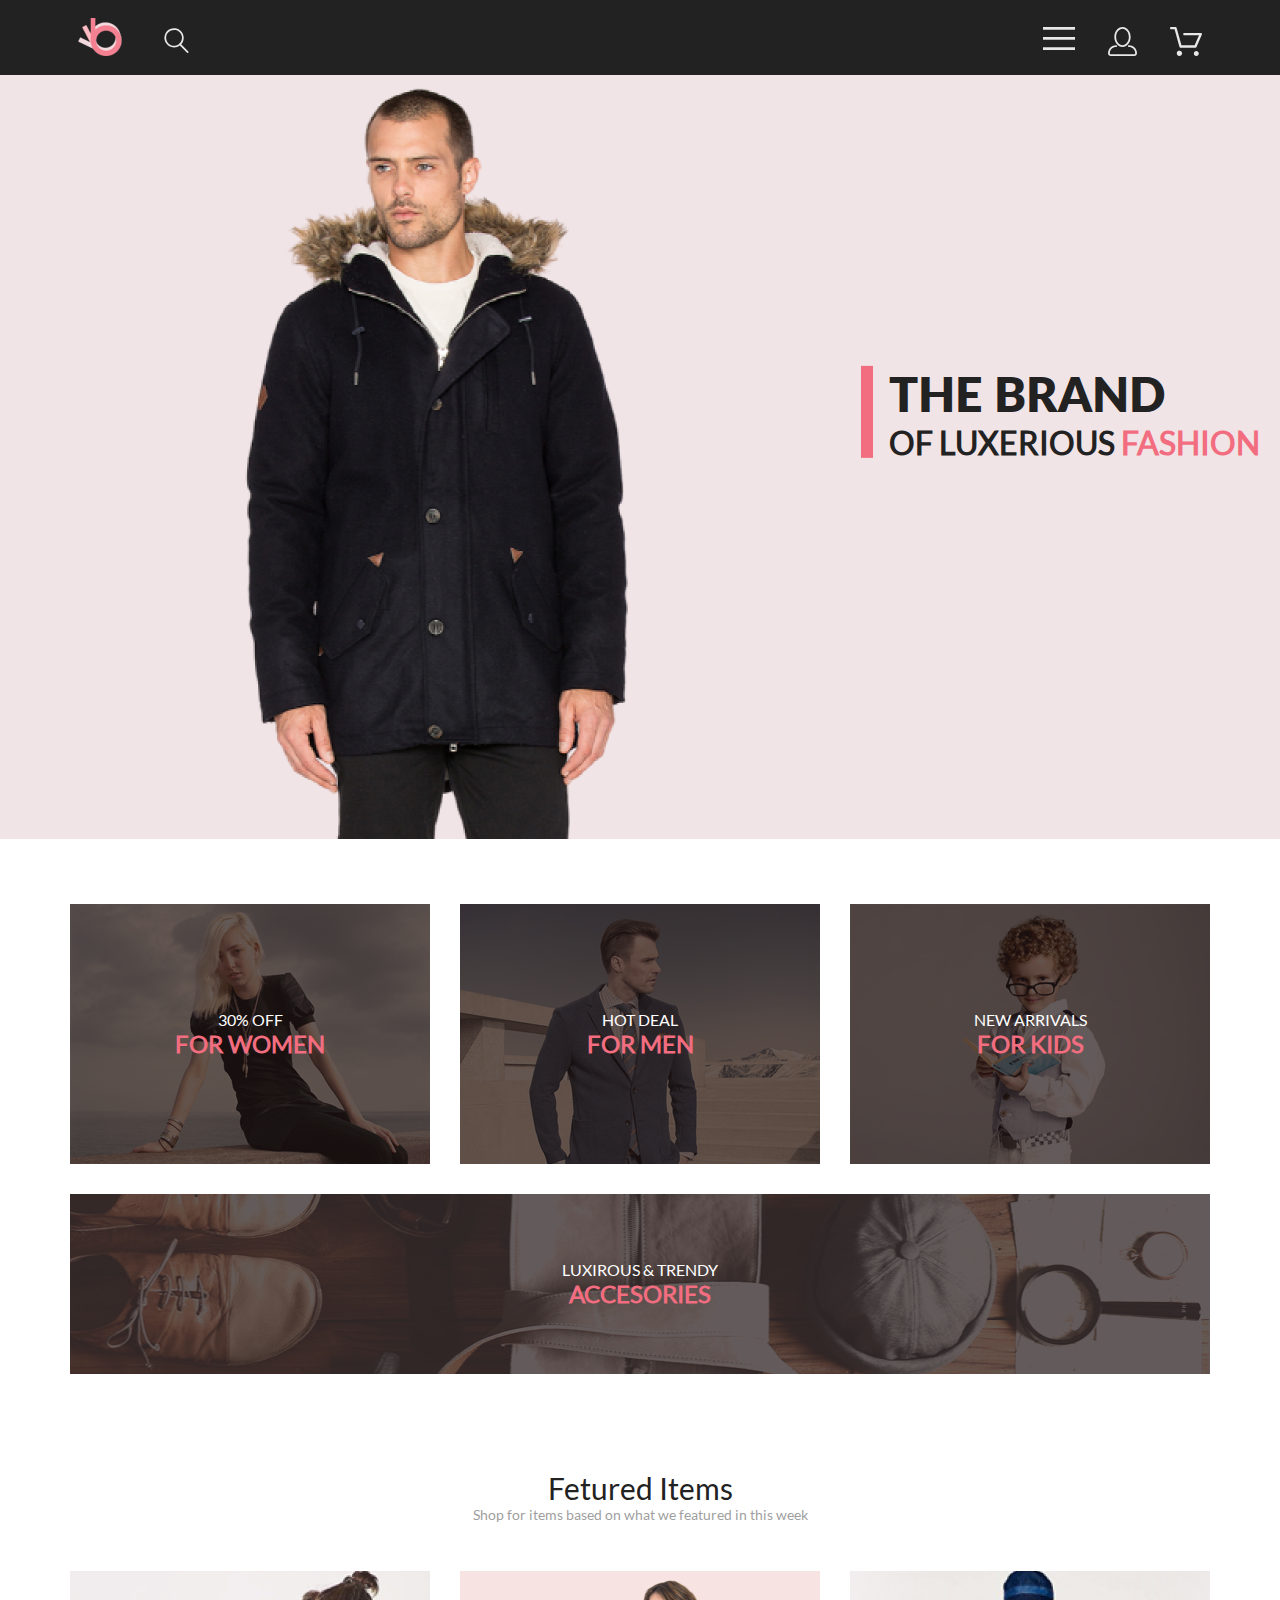
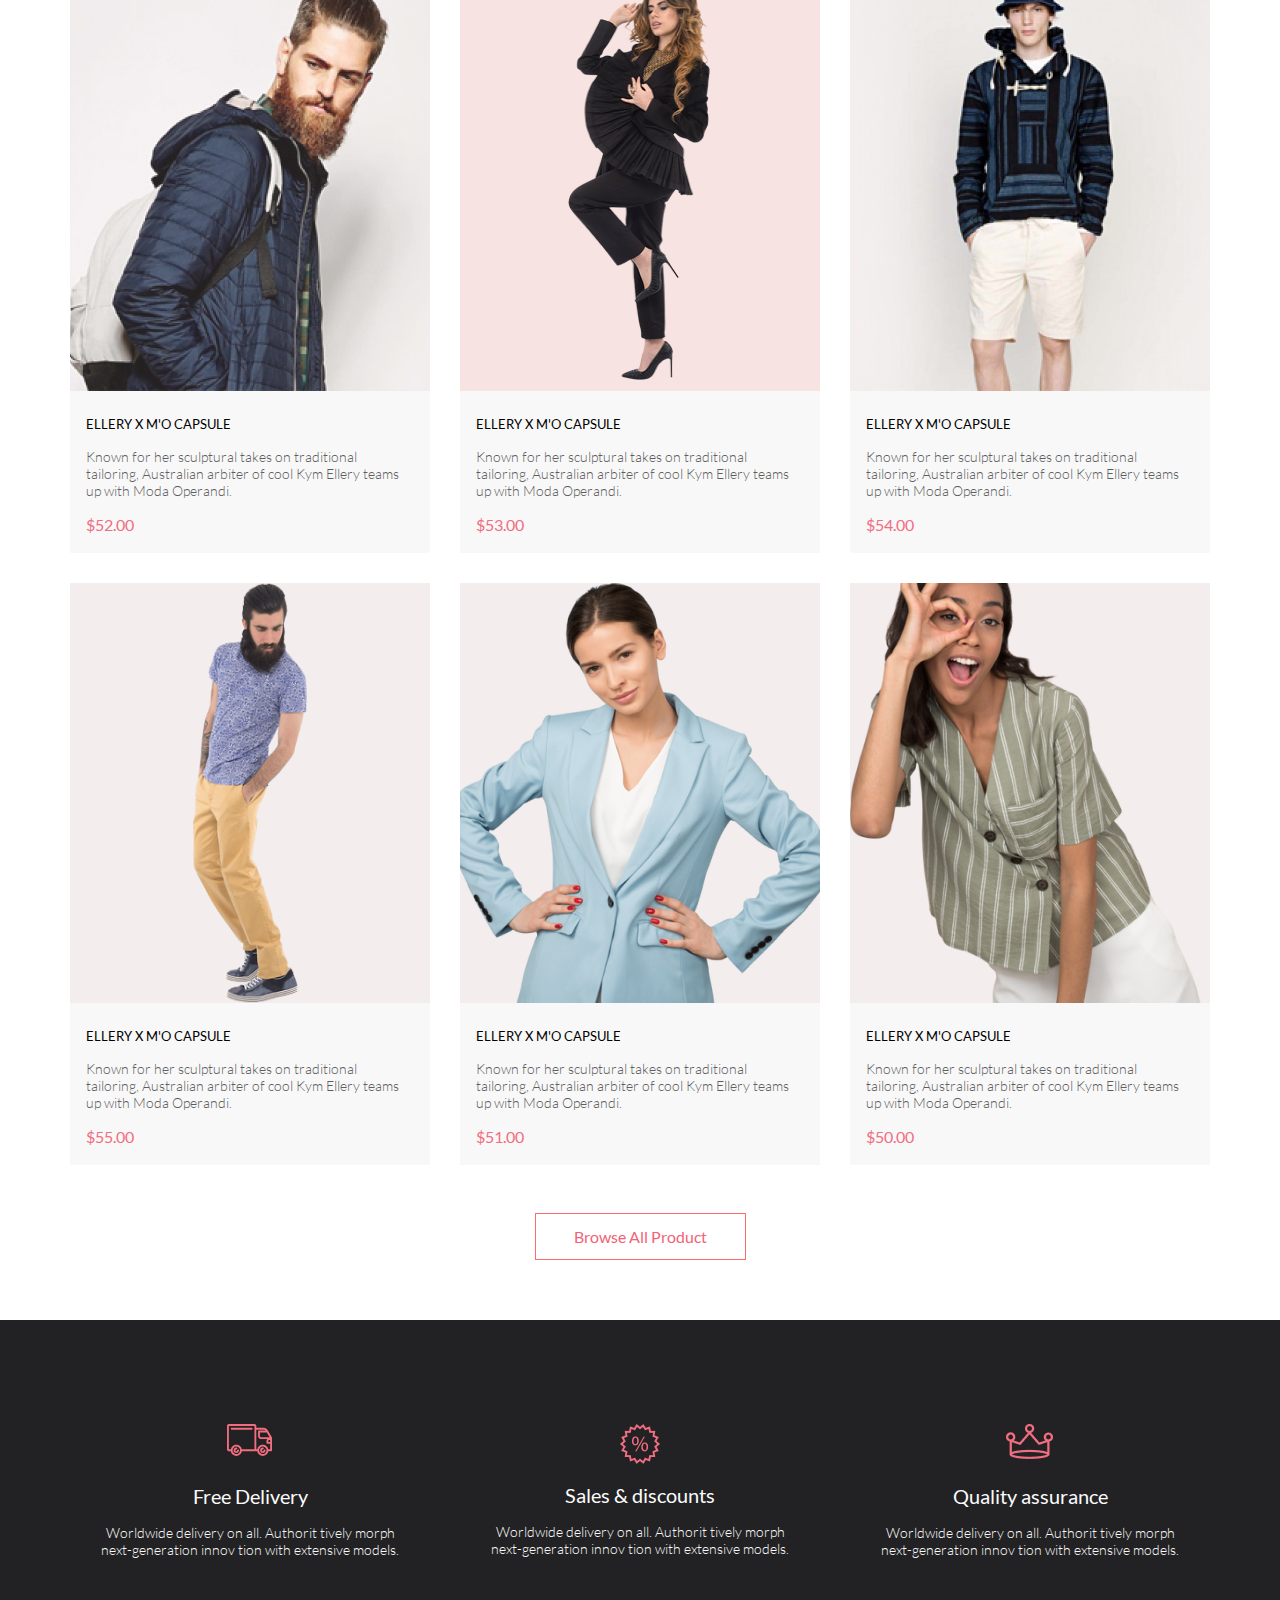
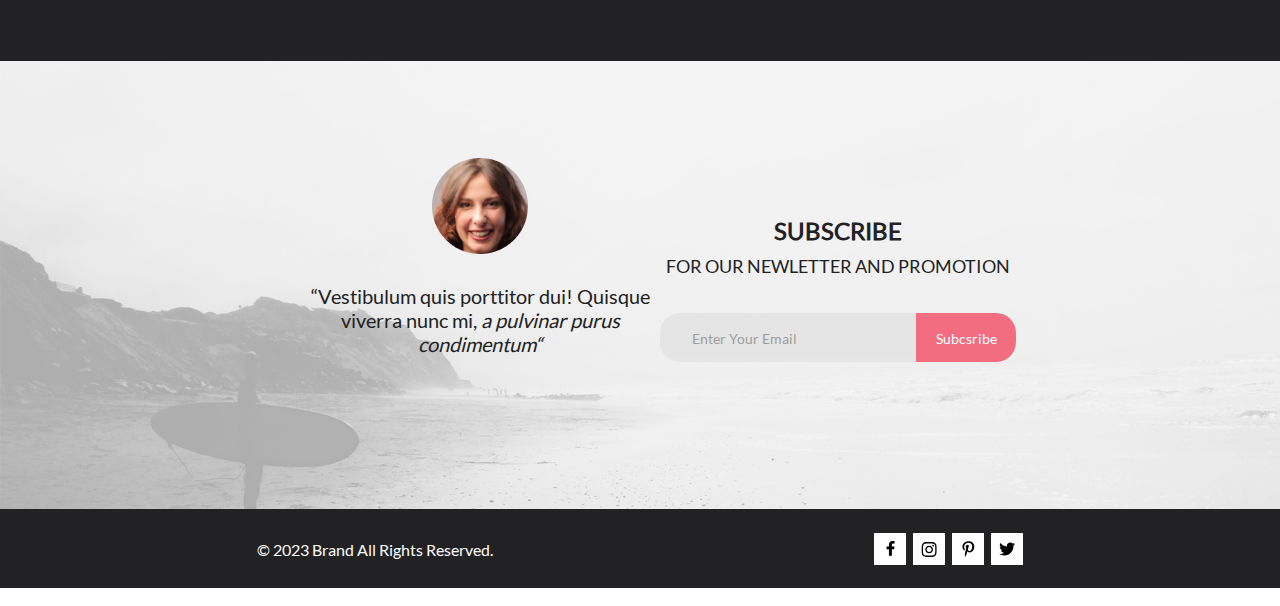
<file: index.html>
<!DOCTYPE html>
<html lang="en">

<head>
    <meta charset="UTF-8">
    <meta http-equiv="X-UA-Compatible" content="IE=edge">
    <meta name="viewport" content="width=device-width, initial-scale=1.0">
    <link rel="stylesheet" href="style/style.css">
    <title>Shop</title>
</head>

<body>

    <header>
        <div class="menu">
            <div class="container2">
                <nav class="menu_content">
                    <div class="logo">
                        <a href="#"><img class="logo_img" src="img/logo1.svg" alt="logo"></a>
                        <div class="search">
                            <img onclick="searchFunction()" class="logo_search" src="img/logo_search.svg"
                                alt="logo_search">
                            <input id="search" class="search_input" type="search" placeholder="Type for Search">
                        </div>
                    </div>
                    <div class="buttons">
                        <div class="button_menu">
                            <img onclick="myFunction()" class="dropbtn" src="img/button_menu.svg" alt="button_menu">
                            <div class="menu_dropdown" id="myDropdown">
                                <h2 class="h2_menu_dropdown" style="color: black;font-weight: 700; margin-top: 0;">MENU
                                </h2>
                                <h2 class="h2_menu_dropdown">MAN</h2>
                                <div class="menu_dropdown_items">
                                    <h3 class="h3_menu_dropdown">Accessories</h3>
                                    <h3 class="h3_menu_dropdown">Bags</h3>
                                    <h3 class="h3_menu_dropdown">Denim</h3>
                                    <h3 class="h3_menu_dropdown">T-Shirts</h3>
                                </div>
                                <h2 class="h2_menu_dropdown">WOMAN</h2>
                                <div class="menu_dropdown_items">
                                    <h3 class="h3_menu_dropdown">Accessories</h3>
                                    <h3 class="h3_menu_dropdown">Jackets & Coats</h3>
                                    <h3 class="h3_menu_dropdown">Polos</h3>
                                    <h3 class="h3_menu_dropdown">T-Shirts</h3>
                                    <h3 class="h3_menu_dropdown">Shirts</h3>
                                </div>
                                <h2 class="h2_menu_dropdown">KIDS</h2>
                                <div class="menu_dropdown_items">
                                    <h3 class="h3_menu_dropdown">Accessories</h3>
                                    <h3 class="h3_menu_dropdown">Jackets & Coats</h3>
                                    <h3 class="h3_menu_dropdown">Polos</h3>
                                    <h3 class="h3_menu_dropdown">T-Shirts</h3>
                                    <h3 class="h3_menu_dropdown">Shirts</h3>
                                    <h3 class="h3_menu_dropdown">Bags</h3>
                                </div>
                            </div>
                        </div>
                        <a href="registration.html"><img class="button_profile" src="img/button_profile.svg"
                                alt="button_profile"></a>
                        <div class="button_cart">
                            <a href=""><img src="img/button_cart.svg" alt="button_cart"></a>
                            <div class="cart_number"></div>
                        </div>
                    </div>
                </nav>
            </div>
        </div>
        <div class="brand">
            <div class="container">
                <div class="brand_content">
                    <img class="brand_img" src="img/preview1.png" alt="preview">
                    <div class="brand_logo">
                        <img class="border_img" src="img/border.png" alt="border">
                        <div class="brand_text">
                            <h1>THE BRAND</h1>
                            <h6>OF LUXERIOUS <span style="color: #F16D7F">FASHION</span></h6>
                        </div>
                    </div>
                </div>
            </div>
        </div>
    </header>
    <div class="container2">
        <section class="offer">
            <div class="forwomen">
                <div class="item_text">
                    <h4 class="h4">30% OFF</h4>
                    <h3 class="h3">FOR WOMEN</h3>
                </div>
            </div>
            <div class="formen">
                <div class="item_text">
                    <h4 class="h4">HOT DEAL</h4>
                    <h3 class="h3">FOR MEN</h3>
                </div>
            </div>
            <div class="forkids">
                <div class="item_text">
                    <h4 class="h4">NEW ARRIVALS</h4>
                    <h3 class="h3">FOR KIDS</h3>
                </div>
            </div>
            <div class="accessories">
                <div class="item_text">
                    <h4 class="h4">LUXIROUS & TRENDY</h4>
                    <h3 class="h3">ACCESORIES</h3>
                </div>
            </div>
        </section>
        <h2 class="h2">Fetured Items</h2>
        <p class="p1">Shop for items based on what we featured in this week</p>

        <section class="products">
        </section>

        <button class="button_product">Browse All Product</button>
    </div>
    <article class="feature">
        <div class="container">
            <div class="feature_content">
                <div class="feature_item">
                    <img class="delivery_img" src="img/delivery.svg" alt="delivery">
                    <h6 class="feature_h">Free Delivery</h6>
                    <p class="feature_p">Worldwide delivery on all. Authorit tively morph next-generation innov tion
                        with extensive models.</p>
                </div>
                <div class="feature_item">
                    <img class="sales_img" src="img/sales.png" alt="sales">
                    <h6 class="feature_h">Sales & discounts</h6>
                    <p class="feature_p">Worldwide delivery on all. Authorit tively morph next-generation innov tion
                        with extensive models.</p>
                </div>
                <div class="feature_item">
                    <img class="quality_img" src="img/quality.png" alt="quality">
                    <h6 class="feature_h">Quality assurance</h6>
                    <p class="feature_p">Worldwide delivery on all. Authorit tively morph next-generation innov tion
                        with extensive models.</p>
                </div>
            </div>
        </div>
    </article>

    <section class="cart_items">
        <h2 class="h2">Cart Items</h2>

    </section>

    <section class="subscribe">
        <div class="subscribe_back">
            <div class="container2">
                <div class="subscribe_content">
                    <div class="subscribe_info">
                        <img src="img/face.png" alt="face">
                        <div class="subscribe_info_text">
                            <p>“Vestibulum quis porttitor dui! Quisque viverra nunc mi, <span
                                    style="font-style: italic;"> a
                                    pulvinar purus condimentum“</span></p>
                        </div>
                    </div>
                    <div class="subscribe_block">
                        <h2 class="subscribe_h2">SUBSCRIBE</h2>
                        <h4 class="subscribe_h4">FOR OUR NEWLETTER AND PROMOTION</h4>
                        <form class="input_block">
                            <input class="input" type="email" placeholder="Enter Your Email">
                            <button class="button_input">Subcsribe</button>
                        </form>
                    </div>
                </div>
            </div>
        </div>
    </section>

    <footer>
        <div class="container2">
            <div class="copyright">
                <p class="copyright_p">© 2023 Brand All Rights Reserved.</p>
                <div class="social">
                    <a href=""></a>
                    <div class="soc_button">
                        <svg class="svg_soc" width="11" height="16" viewBox="0 0 11 16" fill="none"
                            xmlns="http://www.w3.org/2000/svg">
                            <path
                                d="M9.08836 8.28L9.50686 5.61602H6.89022V3.88729C6.89022 3.15847 7.25574 2.44806 8.42765 2.44806H9.61722V0.179975C9.61722 0.179975 8.53772 0 7.50561 0C5.35073 0 3.9422 1.27593 3.9422 3.5857V5.61602H1.54688V8.28H3.9422V14.72H6.89022V8.28H9.08836Z" />
                        </svg>
                    </div></a>
                    <a href="">
                        <div class="soc_button">
                            <svg class="svg_soc" width="16" height="15" viewBox="0 0 16 15" fill="none"
                                xmlns="http://www.w3.org/2000/svg">
                                <path
                                    d="M8.13677 3.68162C6.02163 3.68162 4.31555 5.38494 4.31555 7.49666C4.31555 9.60838 6.02163 11.3117 8.13677 11.3117C10.2519 11.3117 11.958 9.60838 11.958 7.49666C11.958 5.38494 10.2519 3.68162 8.13677 3.68162ZM8.13677 9.97693C6.76991 9.97693 5.65248 8.86463 5.65248 7.49666C5.65248 6.12869 6.76658 5.01639 8.13677 5.01639C9.50695 5.01639 10.6211 6.12869 10.6211 7.49666C10.6211 8.86463 9.50363 9.97693 8.13677 9.97693ZM13.0056 3.52557C13.0056 4.02029 12.6065 4.41541 12.1143 4.41541C11.6188 4.41541 11.223 4.01697 11.223 3.52557C11.223 3.03416 11.6221 2.63572 12.1143 2.63572C12.6065 2.63572 13.0056 3.03416 13.0056 3.52557ZM15.5364 4.42869C15.4799 3.2367 15.2072 2.18084 14.3325 1.31092C13.4612 0.440997 12.4036 0.168732 11.2097 0.108966C9.9792 0.0392395 6.29101 0.0392395 5.0605 0.108966C3.8699 0.165411 2.81233 0.437677 1.93768 1.3076C1.06302 2.17752 0.793639 3.23338 0.733776 4.42537C0.663937 5.65389 0.663937 9.33611 0.733776 10.5646C0.790313 11.7566 1.06302 12.8125 1.93768 13.6824C2.81233 14.5523 3.86658 14.8246 5.0605 14.8844C6.29101 14.9541 9.9792 14.9541 11.2097 14.8844C12.4036 14.8279 13.4612 14.5556 14.3325 13.6824C15.2039 12.8125 15.4766 11.7566 15.5364 10.5646C15.6063 9.33611 15.6063 5.65721 15.5364 4.42869ZM13.9468 11.8828C13.6874 12.5336 13.1852 13.0349 12.53 13.2972C11.5489 13.6857 9.22094 13.5961 8.13677 13.5961C7.05259 13.5961 4.72128 13.6824 3.74353 13.2972C3.09169 13.0383 2.58951 12.5369 2.32678 11.8828C1.93768 10.9033 2.02747 8.57908 2.02747 7.49666C2.02747 6.41424 1.941 4.0867 2.32678 3.11053C2.58619 2.45975 3.08837 1.95838 3.74353 1.69608C4.72461 1.3076 7.05259 1.39725 8.13677 1.39725C9.22094 1.39725 11.5523 1.31092 12.53 1.69608C13.1818 1.95506 13.684 2.45643 13.9468 3.11053C14.3359 4.09002 14.2461 6.41424 14.2461 7.49666C14.2461 8.57908 14.3359 10.9066 13.9468 11.8828Z" />
                            </svg>
                        </div>
                    </a>
                    <a href="">
                        <div class="soc_button">
                            <svg class="svg_soc" width="13" height="16" viewBox="0 0 13 16" fill="none"
                                xmlns="http://www.w3.org/2000/svg">
                                <path
                                    d="M6.7402 0.203125C3.55552 0.203125 0.408081 2.34063 0.408081 5.8C0.408081 8 1.63726 9.25 2.38221 9.25C2.68951 9.25 2.86643 8.3875 2.86643 8.14375C2.86643 7.85313 2.13079 7.23438 2.13079 6.025C2.13079 3.5125 4.03043 1.73125 6.48878 1.73125C8.60259 1.73125 10.167 2.94062 10.167 5.1625C10.167 6.82187 9.50585 9.93437 7.3641 9.93437C6.59121 9.93437 5.93006 9.37187 5.93006 8.56563C5.93006 7.38438 6.74951 6.24062 6.74951 5.02187C6.74951 2.95312 3.83487 3.32812 3.83487 5.82812C3.83487 6.35313 3.90006 6.93437 4.13286 7.4125C3.70451 9.26875 2.82919 12.0344 2.82919 13.9469C2.82919 14.5375 2.91299 15.1188 2.96886 15.7094C3.0744 15.8281 3.02163 15.8156 3.18304 15.7563C4.74744 13.6 4.69157 13.1781 5.39928 10.3562C5.78107 11.0875 6.76814 11.4812 7.55034 11.4812C10.8468 11.4812 12.3274 8.24688 12.3274 5.33125C12.3274 2.22813 9.66415 0.203125 6.7402 0.203125Z" />
                            </svg>
                        </div>
                    </a>
                    <a href="">
                        <div class="soc_button">
                            <svg class="svg_soc" width="17" height="14" viewBox="0 0 17 14" fill="none"
                                xmlns="http://www.w3.org/2000/svg">
                                <path
                                    d="M14.4181 3.74107C14.4281 3.88319 14.4281 4.02535 14.4281 4.16747C14.4281 8.50247 11.1509 13.4974 5.16096 13.4974C3.31558 13.4974 1.60132 12.9593 0.159302 12.0253C0.421495 12.0558 0.673569 12.0659 0.94585 12.0659C2.46851 12.0659 3.8702 11.5482 4.98953 10.6649C3.5576 10.6345 2.3576 9.69032 1.94415 8.39081C2.14585 8.42125 2.34751 8.44156 2.5593 8.44156C2.85172 8.44156 3.14418 8.40094 3.41643 8.32991C1.92401 8.02531 0.80465 6.70553 0.80465 5.11163V5.07103C1.23825 5.31469 1.74249 5.46697 2.2769 5.48725C1.39959 4.89841 0.824826 3.89335 0.824826 2.75628C0.824826 2.14716 0.98614 1.58878 1.26851 1.10147C2.87187 3.09131 5.28195 4.39078 7.98443 4.53294C7.93403 4.28928 7.90376 4.0355 7.90376 3.78169C7.90376 1.97457 9.35586 0.502502 11.1609 0.502502C12.0987 0.502502 12.9457 0.89844 13.5407 1.53803C14.2768 1.39591 14.9827 1.12178 15.6079 0.746159C15.3659 1.5076 14.8516 2.14719 14.176 2.55325C14.8315 2.48222 15.4668 2.29944 16.0516 2.04566C15.608 2.69538 15.0533 3.27403 14.4181 3.74107Z" />
                            </svg>
                        </div>
                    </a>
                </div>
            </div>
        </div>
    </footer>

    <template class="product_card">
        <div class="product">
            <div class="product_item">
                <div class="product_backgr">
                    <button class="button_add_cart">
                        <img src="img/cart.png" alt="cart">
                        Add to cart</button>
                </div>
            </div>
            <div class="title_price">
                <h5 class="h5"></h5>
                <p class="p"></p>
                <div class="price"></div>
            </div>
        </div>
    </template>

    <template class="cart_products">
        <div class="cart_product">

            <div class="cart_product_img">

            </div>
            <div class="cart_product_info">
                <img class="cart_product_del" src="img/cross.png" alt="cross">
                <h5 class="cart_h5"></h5>
                <p>Discription: <span class="cart_p"></span></p>
                <p>Price: <span class="cart_price"></span></p>
                <p>Quantity: <span class="cart_quantity"></span></p>
            </div>
        </div>
    </template>

    <script src="products.js"></script>
    <script src="script.js"></script>
</body>

</html>
</file>
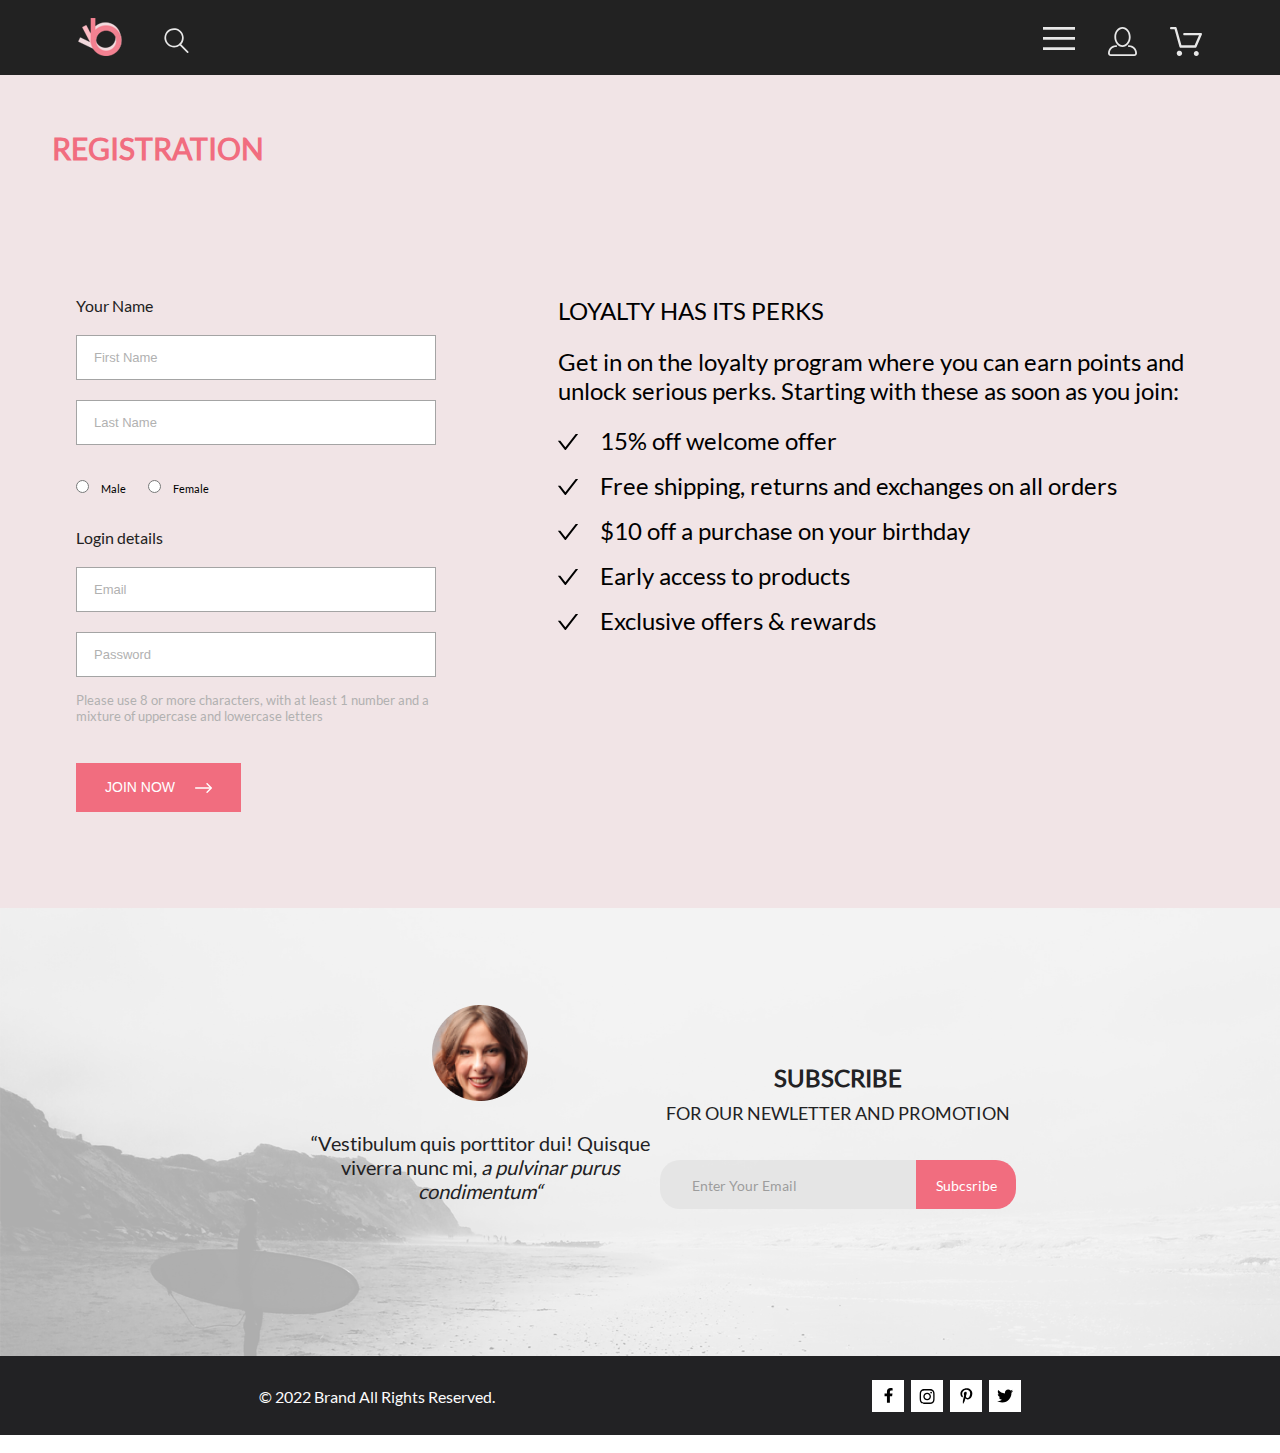
<file: registration.html>
<!DOCTYPE html>
<html lang="en">

<head>
    <meta charset="UTF-8">
    <meta http-equiv="X-UA-Compatible" content="IE=edge">
    <meta name="viewport" content="width=device-width, initial-scale=1.0">
    <link rel="stylesheet" href="style/style.css">
    <link rel="stylesheet" href="style/registration.css">
    <title>Shop</title>
</head>

<body>

    <header>
        <div class="menu">
            <div class="container2">
                <nav class="menu_content">
                    <div class="logo">
                        <a href="index.html"><img class="logo_img" src="img/logo1.svg" alt="logo"></a>
                        <div class="search">
                            <img onclick="searchFunction()" class="logo_search" src="img/logo_search.svg" alt="logo_search">
                            <input id="search" class="search_input" type="search" placeholder="Type for Search">
                        </div>
                    </div>
                    <div class="buttons">
                        <div class="button_menu">
                            <img onclick="myFunction()" class="dropbtn" src="img/button_menu.svg" alt="button_menu">
                            <div class="menu_dropdown" id="myDropdown">
                                <h2 class="h2_menu_dropdown" style="color: black;font-weight: 700; margin-top: 0;">MENU
                                </h2>
                                <h2 class="h2_menu_dropdown">MAN</h2>
                                <div class="menu_dropdown_items">
                                    <h3 class="h3_menu_dropdown">Accessories</h3>
                                    <h3 class="h3_menu_dropdown">Bags</h3>
                                    <h3 class="h3_menu_dropdown">Denim</h3>
                                    <h3 class="h3_menu_dropdown">T-Shirts</h3>
                                </div>
                                <h2 class="h2_menu_dropdown">WOMAN</h2>
                                <div class="menu_dropdown_items">
                                    <h3 class="h3_menu_dropdown">Accessories</h3>
                                    <h3 class="h3_menu_dropdown">Jackets & Coats</h3>
                                    <h3 class="h3_menu_dropdown">Polos</h3>
                                    <h3 class="h3_menu_dropdown">T-Shirts</h3>
                                    <h3 class="h3_menu_dropdown">Shirts</h3>
                                </div>
                                <h2 class="h2_menu_dropdown">KIDS</h2>
                                <div class="menu_dropdown_items">
                                    <h3 class="h3_menu_dropdown">Accessories</h3>
                                    <h3 class="h3_menu_dropdown">Jackets & Coats</h3>
                                    <h3 class="h3_menu_dropdown">Polos</h3>
                                    <h3 class="h3_menu_dropdown">T-Shirts</h3>
                                    <h3 class="h3_menu_dropdown">Shirts</h3>
                                    <h3 class="h3_menu_dropdown">Bags</h3>
                                </div>
                            </div>
                        </div>
                        <a href="registration.html"><img class="button_profile" src="img/button_profile.svg"
                                alt="button_profile"></a>
                        <div class="button_cart">
                            <img src="img/button_cart.svg" alt="button_cart">
                            <div class="cart_number"></div>
                        </div>
                    </div>
                </nav>
            </div>
        </div>

        <div class="breadcrumbs__container">
            <h4 class="breadcrumbs__heading">REGISTRATION</h4>
        </div>

        <section class="registration-section">
            <div class="container">
                <div class="registration__inner">
                    <div class="registration__form">
                        <form class="registration__form-inner">
                            <h4 class="form-inner__heading">
                                Your Name
                            </h4>
                            <input class="form-inner__input" type="text" placeholder="First Name">
                            <input class="form-inner__input" type="text" placeholder="Last Name">
                            <div class="registration__form-radio">
                                <label class="form-inner__radio-label">
                                    <input class="form-inner__radio" type="radio" name="radio">
                                    Male
                                </label>
                                <label class="form-inner__radio-label">
                                    <input class="form-inner__radio" type="radio" name="radio">
                                    Female
                                </label>
                            </div>

                            <h4 class="form-inner__second-heading">
                                Login details
                            </h4>
                            <input class="form-inner__input" type="email" placeholder="Email">
                            <input class="form-inner__input" type="password" placeholder="Password">
                            <p class="form-inner__password-setting">
                                Please use 8 or more characters, with at least 1 number and a mixture of uppercase and
                                lowercase letters
                            </p>
                            <button class="form-inner__btn">JOIN NOW
                                <img class="form-inner__btn-img" src="img/arrow-right-btn.svg" alt="arrow">
                            </button>
                        </form>
                    </div>
                    <div class="registration__loyalty">
                        <h4 class="loyalty-heading">
                            LOYALTY HAS ITS PERKS
                        </h4>
                        <p class="loyalty-text">
                            Get in on the loyalty program where you can earn points and unlock serious perks. Starting
                            with
                            these as soon as you join:
                        </p>
                        <ul class="loyalty-list">
                            <li class="list-marker">15% off welcome offer
                            </li>
                            <li class="list-marker">Free shipping, returns and exchanges on all orders
                            </li>
                            <li class="list-marker">$10 off a purchase on your birthday
                            </li>
                            <li class="list-marker">Early access to products</li>
                            <li class="list-marker">Exclusive offers & rewards</li>
                        </ul>
                    </div>
                </div>
            </div>
        </section>

        <section class="subscribe">
            <div class="subscribe_back">
                <div class="container2">
                    <div class="subscribe_content">
                        <div class="subscribe_info">
                            <img src="img/face.png" alt="face">
                            <div class="subscribe_info_text">
                                <p>“Vestibulum quis porttitor dui! Quisque viverra nunc mi, <span
                                        style="font-style: italic;"> a
                                        pulvinar purus condimentum“</span></p>
                            </div>
                        </div>
                        <div class="subscribe_block">
                            <h2 class="subscribe_h2">SUBSCRIBE</h2>
                            <h4 class="subscribe_h4">FOR OUR NEWLETTER AND PROMOTION</h4>
                            <form class="input_block">
                                <input class="input" type="email" placeholder="Enter Your Email">
                                <button class="button_input">Subcsribe</button>
                            </form>
                        </div>
                    </div>
                </div>
            </div>
        </section>

        <footer>
            <div class="container2">
                <div class="copyright">
                    <p class="copyright_p">© 2022 Brand All Rights Reserved.</p>
                    <div class="social">
                        <div class="soc_button">
                            <svg class="svg_soc" width="11" height="16" viewBox="0 0 11 16" fill="none"
                                xmlns="http://www.w3.org/2000/svg">
                                <path
                                    d="M9.08836 8.28L9.50686 5.61602H6.89022V3.88729C6.89022 3.15847 7.25574 2.44806 8.42765 2.44806H9.61722V0.179975C9.61722 0.179975 8.53772 0 7.50561 0C5.35073 0 3.9422 1.27593 3.9422 3.5857V5.61602H1.54688V8.28H3.9422V14.72H6.89022V8.28H9.08836Z" />
                            </svg>
                        </div>
                        <div class="soc_button">
                            <svg class="svg_soc" width="16" height="15" viewBox="0 0 16 15" fill="none"
                                xmlns="http://www.w3.org/2000/svg">
                                <path
                                    d="M8.13677 3.68162C6.02163 3.68162 4.31555 5.38494 4.31555 7.49666C4.31555 9.60838 6.02163 11.3117 8.13677 11.3117C10.2519 11.3117 11.958 9.60838 11.958 7.49666C11.958 5.38494 10.2519 3.68162 8.13677 3.68162ZM8.13677 9.97693C6.76991 9.97693 5.65248 8.86463 5.65248 7.49666C5.65248 6.12869 6.76658 5.01639 8.13677 5.01639C9.50695 5.01639 10.6211 6.12869 10.6211 7.49666C10.6211 8.86463 9.50363 9.97693 8.13677 9.97693ZM13.0056 3.52557C13.0056 4.02029 12.6065 4.41541 12.1143 4.41541C11.6188 4.41541 11.223 4.01697 11.223 3.52557C11.223 3.03416 11.6221 2.63572 12.1143 2.63572C12.6065 2.63572 13.0056 3.03416 13.0056 3.52557ZM15.5364 4.42869C15.4799 3.2367 15.2072 2.18084 14.3325 1.31092C13.4612 0.440997 12.4036 0.168732 11.2097 0.108966C9.9792 0.0392395 6.29101 0.0392395 5.0605 0.108966C3.8699 0.165411 2.81233 0.437677 1.93768 1.3076C1.06302 2.17752 0.793639 3.23338 0.733776 4.42537C0.663937 5.65389 0.663937 9.33611 0.733776 10.5646C0.790313 11.7566 1.06302 12.8125 1.93768 13.6824C2.81233 14.5523 3.86658 14.8246 5.0605 14.8844C6.29101 14.9541 9.9792 14.9541 11.2097 14.8844C12.4036 14.8279 13.4612 14.5556 14.3325 13.6824C15.2039 12.8125 15.4766 11.7566 15.5364 10.5646C15.6063 9.33611 15.6063 5.65721 15.5364 4.42869ZM13.9468 11.8828C13.6874 12.5336 13.1852 13.0349 12.53 13.2972C11.5489 13.6857 9.22094 13.5961 8.13677 13.5961C7.05259 13.5961 4.72128 13.6824 3.74353 13.2972C3.09169 13.0383 2.58951 12.5369 2.32678 11.8828C1.93768 10.9033 2.02747 8.57908 2.02747 7.49666C2.02747 6.41424 1.941 4.0867 2.32678 3.11053C2.58619 2.45975 3.08837 1.95838 3.74353 1.69608C4.72461 1.3076 7.05259 1.39725 8.13677 1.39725C9.22094 1.39725 11.5523 1.31092 12.53 1.69608C13.1818 1.95506 13.684 2.45643 13.9468 3.11053C14.3359 4.09002 14.2461 6.41424 14.2461 7.49666C14.2461 8.57908 14.3359 10.9066 13.9468 11.8828Z" />
                            </svg>
                        </div>
                        <div class="soc_button">
                            <svg class="svg_soc" width="13" height="16" viewBox="0 0 13 16" fill="none"
                                xmlns="http://www.w3.org/2000/svg">
                                <path
                                    d="M6.7402 0.203125C3.55552 0.203125 0.408081 2.34063 0.408081 5.8C0.408081 8 1.63726 9.25 2.38221 9.25C2.68951 9.25 2.86643 8.3875 2.86643 8.14375C2.86643 7.85313 2.13079 7.23438 2.13079 6.025C2.13079 3.5125 4.03043 1.73125 6.48878 1.73125C8.60259 1.73125 10.167 2.94062 10.167 5.1625C10.167 6.82187 9.50585 9.93437 7.3641 9.93437C6.59121 9.93437 5.93006 9.37187 5.93006 8.56563C5.93006 7.38438 6.74951 6.24062 6.74951 5.02187C6.74951 2.95312 3.83487 3.32812 3.83487 5.82812C3.83487 6.35313 3.90006 6.93437 4.13286 7.4125C3.70451 9.26875 2.82919 12.0344 2.82919 13.9469C2.82919 14.5375 2.91299 15.1188 2.96886 15.7094C3.0744 15.8281 3.02163 15.8156 3.18304 15.7563C4.74744 13.6 4.69157 13.1781 5.39928 10.3562C5.78107 11.0875 6.76814 11.4812 7.55034 11.4812C10.8468 11.4812 12.3274 8.24688 12.3274 5.33125C12.3274 2.22813 9.66415 0.203125 6.7402 0.203125Z" />
                            </svg>
                        </div>
                        <div class="soc_button">
                            <svg class="svg_soc" width="17" height="14" viewBox="0 0 17 14" fill="none"
                                xmlns="http://www.w3.org/2000/svg">
                                <path
                                    d="M14.4181 3.74107C14.4281 3.88319 14.4281 4.02535 14.4281 4.16747C14.4281 8.50247 11.1509 13.4974 5.16096 13.4974C3.31558 13.4974 1.60132 12.9593 0.159302 12.0253C0.421495 12.0558 0.673569 12.0659 0.94585 12.0659C2.46851 12.0659 3.8702 11.5482 4.98953 10.6649C3.5576 10.6345 2.3576 9.69032 1.94415 8.39081C2.14585 8.42125 2.34751 8.44156 2.5593 8.44156C2.85172 8.44156 3.14418 8.40094 3.41643 8.32991C1.92401 8.02531 0.80465 6.70553 0.80465 5.11163V5.07103C1.23825 5.31469 1.74249 5.46697 2.2769 5.48725C1.39959 4.89841 0.824826 3.89335 0.824826 2.75628C0.824826 2.14716 0.98614 1.58878 1.26851 1.10147C2.87187 3.09131 5.28195 4.39078 7.98443 4.53294C7.93403 4.28928 7.90376 4.0355 7.90376 3.78169C7.90376 1.97457 9.35586 0.502502 11.1609 0.502502C12.0987 0.502502 12.9457 0.89844 13.5407 1.53803C14.2768 1.39591 14.9827 1.12178 15.6079 0.746159C15.3659 1.5076 14.8516 2.14719 14.176 2.55325C14.8315 2.48222 15.4668 2.29944 16.0516 2.04566C15.608 2.69538 15.0533 3.27403 14.4181 3.74107Z" />
                            </svg>
                        </div>
                    </div>
                </div>
            </div>
        </footer>

        <script src="script.js"></script>
</body>

</html>
</file>
<file: style/style.css>
* {
    padding: 0;
    margin: 0;
    box-sizing: border-box;
    text-decoration: none;
}

.container {
    max-width: 1600px;
    margin: 0 auto;
    position: relative;
}

.container2 {
    max-width: 1140px;
    margin: 0 auto;

}

body {
    scroll-behavior: smooth;
    text-rendering: optimizeSpeed;
    font-family: "Lato", sans-serif;
    font-style: normal;

}

img {
    display: block;
    max-width: 100%;
}

ul,
li {
    margin: 0;
    padding: 0;
    list-style: none;
}

.menu {
    background-color: #222222;
    height: 75px;
    position: fixed;
    width: 100%;
    z-index: 1;
           
}
.brand{
    padding-top: 75px;
}
.menu_content {
    
    display: flex;
    justify-content: space-between;
    align-items: center;
    position: relative;
    padding: 0 8px;
}

.logo {
    padding-top: 18px;
    display: flex;
    gap: 41px;

}

.search {
    display: flex;
    gap: 8px;
}

.logo_search {
    width: 26px;
    height: 26px;
    margin-top: 10px;
    cursor: pointer;
}

.search_input {
    visibility: hidden;
    border-radius: 10px;
    padding: 6px;
    opacity: 0;
    transition: 0.55s opacity, 0.55s visibility;
}

.buttons {
    display: flex;
    gap: 33px;
    height: 29px;
    margin-top: 26px;
}

.button_menu {
    cursor: pointer;
}

.button_cart {
    display: flex;
}

.cart_number {
    background: url("../img/cart_ellipse.png");
    font-family: 'Lato';
    font-weight: 400;
    font-size: 12px;
    line-height: 14px;
    color: #FFFFFF;
    width: 19px;
    height: 19px;
    text-align: center;
    position: absolute;
    right: 0px;
    top: 20px;
    padding-top: 2px;
    visibility: hidden;
}

header {
    background-color: #F1E4E6;
}

.brand_content {
    display: flex;
    width: 100%;
    justify-content: space-around;
}

.brand_logo {
    height: 93px;
    margin-top: 290px;
    display: flex;
    gap: 16px;
    
}

h1 {
    font-family: 'Lato-900';
    font-style: normal;
    font-size: 48px;
    line-height: 58px;
    color: #222222;
}

h6 {
    font-family: 'Lato';
    font-style: normal;
    font-weight: 700;
    font-size: 32px;
    color: #222222;
    line-height: 39px;
}

.menu_dropdown {
    z-index: -1;
    position: absolute;
    right: -65px;
    top: 75px;
    background: #FFFFFF;
    box-shadow: 6px 4px 35px rgba(0, 0, 0, 0.21);
    width: 232px;
    height: 634px;
    padding: 32px;
    display: flex;
    flex-direction: column;
    justify-content: space-around;
    opacity: 0;
    visibility: hidden;
    transition: 0.55s opacity, 0.55s visibility;
}

.h2_menu_dropdown {
    font-family: 'Lato';
    font-size: 14px;
    font-weight: 400;
    line-height: 17px;
    color: #F16D7F;
    margin-top: 20px;
}

.h3_menu_dropdown {
    font-family: 'Lato';
    font-style: normal;
    font-weight: 400;
    font-size: 14px;
    line-height: 17px;
    color: #6F6E6E;
    margin-left: 21px;
    margin-top: 12px;
}

.h3_menu_dropdown:hover {
    background-color: #d3c9c9;
}

.offer {
    margin: 65px 0 96px 0;
    display: grid;
    gap: 30px;
    grid-template-columns: 1fr 1fr 1fr;
}

.forwomen {
    background: url("../img/forwomen.png");
    background-size: 100% 100%;
}

.formen {
    background: url("../img/formen.png");
    background-size: 100% 100%;
}

.forkids {
    background: url("../img/forkids.png");
    background-size: 100% 100%;
}

.forwomen,
.formen,
.forkids {
    height: 260px;
}

.accessories {
    background: url("../img/accessories.png");
    grid-column: 1/4;
    height: 180px;
    background-size: 100% 100%;
}

.item_text {
    display: flex;
    justify-content: center;
    align-items: center;
    flex-direction: column;
    height: 100%;
    background: rgba(33, 22, 22, 0.7);
    cursor: pointer;
}

.h4 {
    font-family: 'Lato';
    font-style: normal;
    font-weight: 400;
    font-size: 16px;
    line-height: 19px;
    text-align: center;
    color: #FFFFFF;
}

.h3 {
    font-family: 'Lato';
    font-style: normal;
    font-weight: 700;
    font-size: 24px;
    line-height: 29px;
    text-align: center;
    color: #F16D7F;
}


.h2 {
    text-align: center;
    font-family: 'Lato';
    font-style: normal;
    font-weight: 400;
    font-size: 30px;
    line-height: 36px;
    color: #222222;
}

.p1 {
    text-align: center;
    font-family: 'Lato';
    font-style: normal;
    font-weight: 400;
    font-size: 14px;
    line-height: 17px;
    color: #9F9F9F;
    margin-bottom: 48px;
}

.products {
    display: grid;
    gap: 30px;
    grid-template-columns: 1fr 1fr 1fr;
    margin-bottom: 48px;
    justify-items: center;

}

.product_item {
    height: 420px;
    cursor: pointer;
    position: relative;
}
.cart_product {
    height: 320px;
    display: flex;
    width: 652px;
    gap: 32px;
    box-shadow: 10px 10px 10px rgb(164,164, 164);
}
.cart_product_img{
    width: 100%;
    height: 100%;
    display: block;
    
}

.cart_items{
    display: none;
    flex-direction: column;
    gap: 32px;
    padding: 50px;
    
}

.cart_price{
    color: #F16D7F;
}
.cart_product_info{
    display: flex;
    flex-direction: column;
    justify-content: space-around;
}

.product_backgr {
    background: rgba(58, 56, 56, 0.86);
    height: 420px;
    width: 360px;
    background-size: 100% 100%;
    justify-content: center;
    align-items: center;
    display: none;

}

.product_item:hover .product_backgr {
    display: flex;
}

.button_add_cart {
    width: 140px;
    height: 44px;
    border: 1px solid #FFFFFF;
    font-family: 'Lato';
    font-style: normal;
    font-weight: 400;
    font-size: 14px;
    line-height: 17px;
    color: #FFFFFF;
    background-color: rgba(0, 0, 0, 0);
    display: flex;
    justify-content: center;
    align-items: center;
    gap: 11px;
    cursor: pointer;
}

.h5 {
    font-family: 'Lato';
    font-style: normal;
    font-weight: 400;
    font-size: 13px;
    line-height: 16px;
    color: #000000;
}

.title_price {
    background: #F8F8F8;
    padding: 25px 0 19px 16px;
}

.price {
    font-family: 'Lato';
    font-style: normal;
    font-size: 16px;
    line-height: 19px;
    color: #F16D7F;
}

.button_product {
    width: 211px;
    height: 47px;
    margin: auto;
    display: block;
    margin-bottom: 60px;
    font-family: 'Lato';
    font-weight: 400;
    font-size: 16px;
    line-height: 19px;
    color: #F26376;
    border: 1px solid #FF6A6A;
    background-color: #FFFFFF;
    cursor: pointer;
}

.button_product:hover {
    background: #F16D7F;
    border: 1px solid #FF6A6A;
    color: #FFFFFF;
}

.p, 
.cart_p {
    font-family: 'Lato-300';
    font-size: 14px;
    line-height: 17px;
    color: #5D5D5D;
    margin: 16px 29px 16px 0;
}

.cart_product_del{
    cursor: pointer;
    margin-left: 300px;
}
.del_cart_item{
    display: none;
}
.feature {
    background: #222224;
    height: 341px;
}

.feature_content {
    display: flex;
    gap: 30px;
    justify-content: center;
}

.feature_item {
    display: flex;
    flex-direction: column;
    align-items: center;
    margin-top: 104px;
    width: 360px;
}

.feature_h {
    font-family: 'Lato';
    font-style: normal;
    font-weight: 400;
    font-size: 20px;
    line-height: 24px;
    color: #FBFBFB;
}

.feature_p {
    font-family: 'Lato-300';
    font-style: normal;
    font-size: 14px;
    line-height: 17px;
    text-align: center;
    color: #FBFBFB;
    margin-top: 16px;
    padding-left: 25px;
    padding-right: 25px;
}

.delivery_img {
    margin-bottom: 28px;
}

.sales_img {
    margin-bottom: 19px;
}

.quality_img {
    margin-bottom: 25px;
}

.subscribe {
    background: url("../img/sub.png");
    background-size: 100% 100%;
    height: 448px;
}

.subscribe_back {
    background: rgba(244, 244, 244, 0.7);
}

.subscribe_content {
    height: 448px;
    display: flex;
    justify-content: space-between;
    padding-right: 230px;
    padding-left: 230px;
}

.subscribe_info {
    margin: 97px 0 126px 0;
    display: flex;
    flex-direction: column;
    align-items: center;
    gap: 30px;
    height: 100%;
}

.subscribe_info_text {
    font-family: 'Lato';
    font-style: normal;
    font-weight: 400;
    font-size: 20px;
    line-height: 24px;
    text-align: center;
    color: #222224;
    width: 360px;
    height: 99px;

}

.subscribe_block {
    margin-top: 150px;
    display: flex;
    flex-direction: column;
    align-items: center;
}

.subscribe_h2 {
    font-family: 'Lato';
    font-style: normal;
    font-weight: 700;
    font-size: 24px;
    line-height: 40px;
    text-align: center;
    color: #222224;
}

.subscribe_h4 {
    font-family: 'Lato';
    font-style: normal;
    font-weight: 400;
    font-size: 18px;
    line-height: 30px;
    text-align: center;
    color: #222224;
}

.input_block {
    display: flex;
    margin-top: 32px;

}

.input {
    height: 49px;
    width: 256px;
    background: #E1E1E1;
    border: none;
    padding: 7px 64px 6px 32px;
    font-family: 'Lato';
    font-weight: 400;
    font-size: 14px;
    line-height: 17px;
    color: #222224;
    opacity: 0.67;
    border-radius: 20px 0 0 20px;
}

.button_input {
    background: #F16D7F;
    width: 100px;
    height: 49px;
    border: none;
    padding: 7px 7px 6px 8px;
    align-items: center;
    text-align: center;
    color: #FFFFFF;
    font-family: 'Lato';
    font-weight: 400;
    font-size: 14px;
    line-height: 17px;
    border-radius: 0 20px 20px 0;
    cursor: pointer;
}

footer {
    background: #222224;
    height: 79px;

}

.copyright {
    display: flex;
    align-items: center;
    justify-content: space-around;
    padding-top: 24px;
}

.copyright_p {
    font-family: 'Lato';
    font-style: normal;
    font-size: 16px;
    line-height: 19px;
    color: #FBFBFB;
}

.social {
    display: flex;
    gap: 7px;
}

.soc_button {
    background-color: #FFFFFF;
    width: 32px;
    height: 32px;
    display: flex;
    justify-content: center;
    align-items: center;
    cursor: pointer;
}

.soc_button:hover {
    background-color: #F16D7F;
}

.svg_soc {
    fill: black;
}

.soc_button:hover .svg_soc {
    fill: white;

}

@font-face {
    font-family: 'Lato';
    src: url(../fonts/Lato-Regular.ttf);
}

@font-face {
    font-family: 'Lato-300';
    src: url(../fonts/Lato-Light.ttf);
}

@font-face {
    font-family: 'Lato-900';
    src: url(../fonts/Lato-Black.ttf);
}

@media (min-width: 1025px) and (max-width: 1270px) {
    .menu_dropdown {
        right: 0;
    }
}

@media (min-width: 1025px) and (max-width: 1200px) {
    .brand_logo {
        margin-left: 0;
    }

    .product_backgr,
    .product {

        width: 320px;
        background-size: 100% 100%;
    }

}

@media (max-width: 1024px) {
    .container {
        max-width: 768px;
    }

    .menu_content {
        margin: 0 32px;
    }

    .buttons {
        gap: 33px;
        height: 37px;
        margin-top: 19px;
        padding-top: 8px;

    }

    .brand_img {
        height: 368px;
    }

    .brand_logo {
        margin-top: 138px;
        font-size: 24px;
        color: #222222;
        line-height: 29px;
    }

    .container2 {
        max-width: 736px;
    }

    .offer {
        gap: 20px;
        margin-bottom: 110px;
    }

    .forwomen,
    .formen,
    .forkids {
        height: 167px;
    }

    .accessories {
        height: 116px;
    }

    .p1 {
        margin-bottom: 74px;
    }

    .products {
        gap: 16px;
        grid-template-columns: 1fr 1fr;
        margin-bottom: 33px;
    }

    .feature {
        height: 610px;
    }

    .feature_content {
        flex-direction: column;
        gap: 48px;
        align-items: center;
        padding-top: 48px;
    }

    .feature_item {
        margin-top: 0;
        width: 360px;
    }

    .subscribe {
        height: 693px;
        background: url("../img/sub_tablet.png");
        background-size: 100vw 100%;
    }

    .subscribe_content {
        flex-direction: column;
        align-items: center;
        height: 693px;
        padding-right: 0px;
        padding-left: 0px;
    }

    .subscribe_info {
        margin: 64px 0 0 0;

    }

    .subscribe_block {
        margin-top: 48px;
        margin-bottom: 219px;
    }
}

@media (max-width : 767px) {
    .container {
        max-width: 375px;
    }

    .container2 {
        max-width: 375px;
    }

    .brand_img,
    .button_profile,
    .button_cart {
        display: none;
    }

    .menu_content {
        margin: 0 16px;
    }

    .brand_content {
        flex-direction: column;
        align-items: center;
        height: 363px;
    }

    .brand_logo {
        margin: auto;
        align-items: center;
    }

    h1 {
        font-size: 38px;
        line-height: 46px;
    }

    h6 {
        font-size: 20px;
        line-height: 24px;
    }

    .border_img {
        height: 61px;
    }

    .offer {
        margin: 64px 16px;
        display: flex;
        flex-direction: column;
        gap: 32px;

    }

    .forwomen,
    .formen,
    .forkids {
        height: 247px;
    }

    .p1 {
        margin: auto;

    }

    .products {
        display: flex;
        flex-direction: column;
        gap: 16px;
        margin: 64px 8px 41px 8px;
    }

    .subscribe {
        height: 550px;
        background: url("../img/sub_mobile.png");
        background-size: 100vw 100%;
    }

    .subscribe_content {
        height: 550px;
        padding-right: 0px;
        padding-left: 0px;
    }

    .subscribe_block {
        margin-top: 59px;
        margin-bottom: 110px;
    }

    .subscribe_info {
        width: 343px;
    }

    .subscribe_info_text {
        font-size: 18px;
        line-height: 22px;
    }

    .subscribe_h4 {
        font-size: 14px;

    }

    footer {
        height: 143px;

    }

    .copyright {
        flex-direction: column-reverse;
        align-items: center;
        gap: 40px;
        padding-top: 43px;
    }
}

.show {
    z-index: 1;
    visibility: visible;
    opacity: 1;
}
</file>
<file: style/registration.css>
.breadcrumbs__container{
  padding: 130px 12px;
  max-width: 1200px;
  margin: auto;
}

.breadcrumbs.registration {
  margin-bottom: 64px;
}
.breadcrumbs__heading{
  font-size: 30px;
  color: #f16d7f;
}
.registration-section {
  margin-bottom: 96px;
  width: 100vw;
}

.registration__inner {
  display: flex;
  justify-content: space-around;
  padding: 0 12px;
 
}

.registration__form {
  max-width: 360px;
  margin-right: 128px;
  margin: 0 6px;
}

.form-inner__heading,
.form-inner__second-heading {
  font-weight: 300;
  font-size: 16px;
  line-height: 19px;
  color: #222222;
  margin-bottom: 20px;
}

.form-inner__input {
  padding-left: 17px;
  padding-right: 17px;
  height: 45px;
  width: 100%;
  font-weight: 300;
  font-size: 13px;
  line-height: 16px;
  color: #222222;
  border: 1px solid #a4a4a4;
}

.form-inner__input+.form-inner__input {
  margin-top: 20px;
}

.form-inner__input::placeholder {
  font-weight: 300;
  font-size: 13px;
  line-height: 16px;
  color: #b1b1b1;
}

.form-inner__second-heading {
  margin-bottom: 20px;
}

.registration__form-radio {
  margin: 32px 0;
}

.form-inner__radio-label {
  font-weight: 300;
  font-size: 11px;
  line-height: 13px;
  color: #000000;
}

.form-inner__radio-label+.form-inner__radio-label {
  margin-left: 20px;
}

.form-inner__radio {
  margin-right: 10px;
}

.form-inner__password-setting {
  margin: 15px 0 39px 0;
  font-weight: 300;
  font-size: 13px;
  line-height: 16px;
  color: #b1b1b1;
}

.form-inner__btn {
  background: #f16d7f;
  font-weight: normal;
  font-size: 14px;
  line-height: 17px;
  color: #ffffff;
  padding: 16px 29px;
  border: none;
  display: flex;
  align-items: center;
  cursor: pointer;
}

.form-inner__btn-img {
  padding-left: 20px;
}

.registration__loyalty {
  min-width: 652px;
}

.loyalty-heading {
  margin-bottom: 22px;
  font-weight: 300;
  font-size: 24px;
  line-height: 29px;
  color: #000000;
}

.loyalty-text {
  max-width: 652px;
  font-weight: 300;
  font-size: 24px;
  line-height: 29px;
  color: #000000;
  margin-bottom: 21px;
}

.list-marker {
  font-weight: 300;
  font-size: 24px;
  line-height: 29px;
  color: #000000;
}

.list-marker::before {
  content: url("../img/check.svg");
  margin-right: 22px;
}

.list-marker+.list-marker {
  margin-top: 16px;
}
@media (max-width: 1024px) {
  .registration__form {
    margin-right: 22px;
  }
  .container {
    max-width: 1024px;
}
}
@media (max-width: 900px) {
  .registration__form {
    margin-right: 22px;
  }
  .container {
    max-width: 800px;
}
  .registration__loyalty {
    max-width: 354px;
    min-width: 0;
  }

  .loyalty-heading {
    margin-bottom: 32px;
    font-size: 16px;
    line-height: 19px;
  }

  .loyalty-text {
    max-width: 354px;
    font-size: 16px;
    line-height: 19px;
  }

  .list-marker {
    font-size: 16px;
    line-height: 19px;
  }

}

@media (max-width: 768px) {
  /* .registration__form {
    margin-right: 0;
  } */

  .registration__inner {
    flex-direction: column;
    align-items: center;
    margin: 0 auto;
  }

  .registration__loyalty {
    max-width: 360px;
    min-width: 0;
  }

  .loyalty-heading {
    margin-top: 40px;
  }

}
</file>
